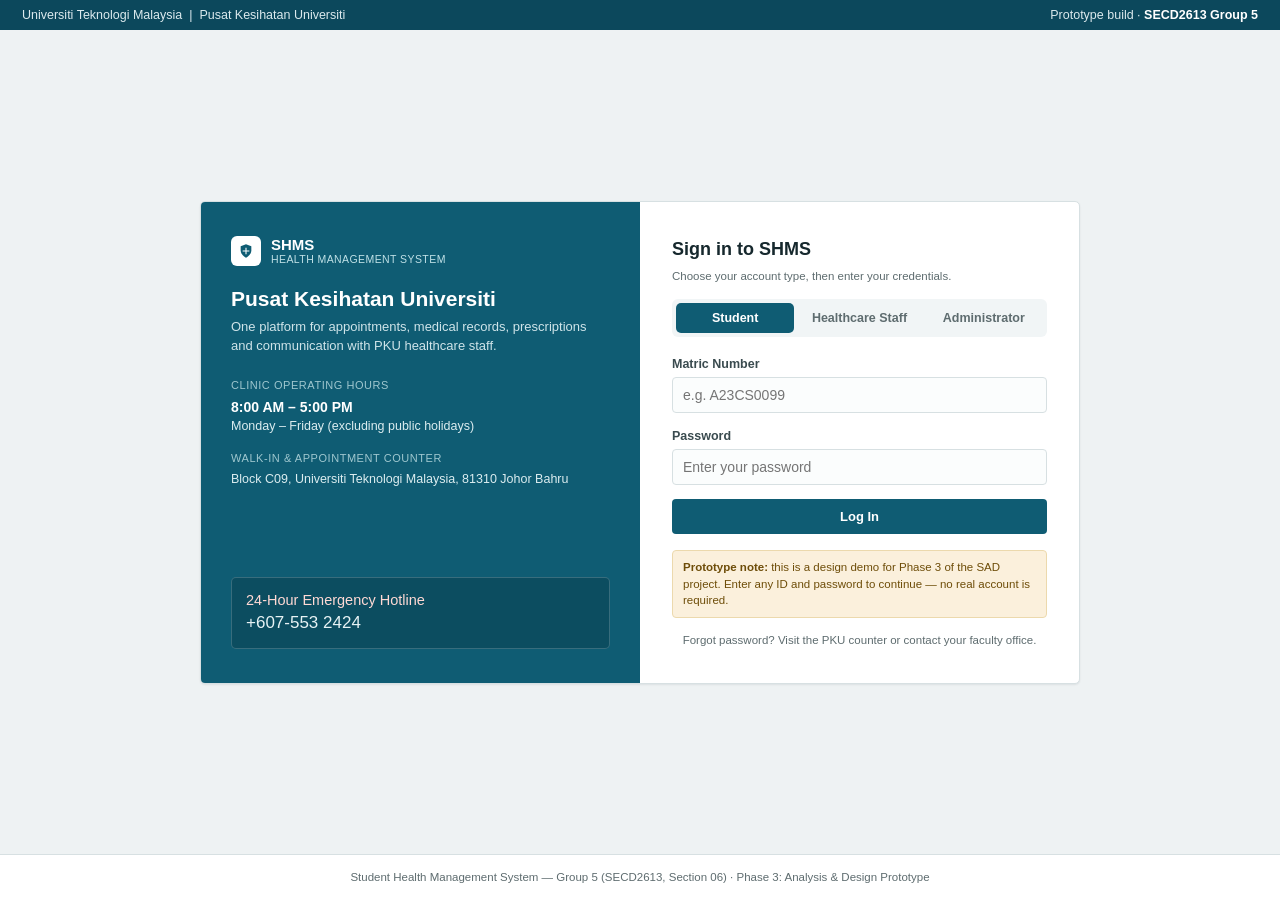
<file: index.html>
<!DOCTYPE html>
<html lang="en">
<head>
<meta charset="UTF-8">
<meta name="viewport" content="width=device-width, initial-scale=1.0">
<title>SHMS — Student Health Management System | PKU UTM</title>
<link rel="stylesheet" href="css/style.css">
</head>
<body class="login-page" data-page="login">

  <div class="login-topbar">
    <span>Universiti Teknologi Malaysia &nbsp;|&nbsp; Pusat Kesihatan Universiti</span>
    <span>Prototype build &middot; <b>SECD2613 Group 5</b></span>
  </div>

  <div class="login-shell">
    <div class="login-grid">

      <div class="login-info">
        <div>
          <div class="brand" style="margin-bottom:18px;">
            <div class="brandmark" style="background:#fff;">
              <svg viewBox="0 0 24 24" fill="none"><path d="M12 2L4 5v6c0 5 3.5 8.5 8 11 4.5-2.5 8-6 8-11V5l-8-3z" fill="#0f5c73"/><path d="M12 7v10M7 12h10" stroke="#fff" stroke-width="1.6"/></svg>
            </div>
            <div class="brand-text">
              <span class="name" style="color:#fff;">SHMS</span>
              <span class="sub" style="color:#bfe0e6;">Health Management System</span>
            </div>
          </div>
          <h1>Pusat Kesihatan Universiti</h1>
          <p class="desc">One platform for appointments, medical records, prescriptions and communication with PKU healthcare staff.</p>

          <div class="info-block">
            <div class="label">Clinic Operating Hours</div>
            <div class="value">8:00 AM – 5:00 PM</div>
            <div class="value small">Monday – Friday (excluding public holidays)</div>
          </div>
          <div class="info-block">
            <div class="label">Walk-in &amp; Appointment Counter</div>
            <div class="value small">Block C09, Universiti Teknologi Malaysia, 81310 Johor Bahru</div>
          </div>
        </div>

        <div class="emergency-box">
          <div class="label">24-Hour Emergency Hotline</div>
          <div class="value">+607-553 2424</div>
        </div>
      </div>

      <div class="login-form-area">
        <h2>Sign in to SHMS</h2>
        <p class="field-hint" style="margin-bottom:0;">Choose your account type, then enter your credentials.</p>

        <div class="role-tabs">
          <button type="button" class="role-tab active" data-role="Student">Student</button>
          <button type="button" class="role-tab" data-role="Staff">Healthcare Staff</button>
          <button type="button" class="role-tab" data-role="Admin">Administrator</button>
        </div>

        <form id="loginForm" novalidate>
          <div class="field">
            <label id="idLabel" for="idInput">Matric Number</label>
            <input id="idInput" type="text" placeholder="e.g. A23CS0099" autocomplete="off">
            <div class="field-error" id="idErr">This field is required.</div>
          </div>
          <div class="field">
            <label for="pwInput">Password</label>
            <input id="pwInput" type="password" placeholder="Enter your password">
            <div class="field-error" id="pwErr">This field is required.</div>
          </div>
          <button type="submit" class="btn full">Log In</button>
        </form>

        <div class="login-demo-note">
          <b>Prototype note:</b> this is a design demo for Phase 3 of the SAD project. Enter any ID and password to continue — no real account is required.
        </div>
        <div class="login-footnote">Forgot password? Visit the PKU counter or contact your faculty office.</div>
      </div>

    </div>
  </div>

  <div class="site-footer">
    Student Health Management System — Group 5 (SECD2613, Section 06) &middot; Phase 3: Analysis &amp; Design Prototype
  </div>

  <script src="js/app.js"></script>
</body>
</html>
</file>
<file: css/style.css>
/* =========================================================
   SHMS Prototype Stylesheet
   Student Health Management System - PKU, UTM
   Group 5, SECD2613
   ========================================================= */

:root{
  --primary:#0f5c73;
  --primary-dark:#0c485c;
  --primary-light:#e3eef1;
  --accent:#3f8f49;
  --accent-light:#e7f3e8;
  --danger:#a8332c;
  --danger-light:#f7e6e4;
  --warning:#9a6b0c;
  --warning-light:#fbf0dc;
  --bg:#eef2f3;
  --card:#ffffff;
  --border:#d7e0e2;
  --text:#222a2c;
  --text-muted:#5e6c6f;
  --sidebar-bg:#0b3a49;
  --sidebar-bg-hover:#114a5c;
  --sidebar-text:#bcd6dc;
  --sidebar-text-active:#ffffff;
  --radius:5px;
  --shadow:0 1px 2px rgba(10,30,35,0.08);
}

*{box-sizing:border-box;}
html,body{margin:0;padding:0;}
body{
  font-family:"Segoe UI",Tahoma,Geneva,Verdana,Arial,sans-serif;
  background:var(--bg);
  color:var(--text);
  font-size:14.5px;
  line-height:1.45;
}
a{color:var(--primary);text-decoration:none;}
a:hover{text-decoration:underline;}
h1,h2,h3,h4{margin:0 0 6px 0;font-weight:600;color:#16282d;}
p{margin:0 0 10px 0;}
button{font-family:inherit;cursor:pointer;}
input,select,textarea{font-family:inherit;font-size:14px;}
:focus-visible{outline:2px solid var(--primary);outline-offset:1px;}

/* ---------- small brand mark (clinic cross) ---------- */
.brandmark{
  width:30px;height:30px;border-radius:6px;
  background:var(--primary);
  display:inline-flex;align-items:center;justify-content:center;
  flex-shrink:0;
}
.brandmark svg{width:16px;height:16px;}
.brand{display:flex;align-items:center;gap:10px;}
.brand-text{display:flex;flex-direction:column;line-height:1.15;}
.brand-text .name{font-weight:700;font-size:15px;color:#16282d;}
.brand-text .sub{font-size:10.5px;letter-spacing:.04em;color:var(--text-muted);text-transform:uppercase;}

/* =========================================================
   LOGIN / LANDING PAGE
   ========================================================= */
.login-page{
  min-height:100vh;
  display:flex;
  flex-direction:column;
}
.login-topbar{
  background:var(--primary-dark);
  color:#dceaee;
  font-size:12.5px;
  padding:6px 22px;
  display:flex;
  justify-content:space-between;
}
.login-topbar span b{color:#fff;}
.login-shell{
  flex:1;
  display:flex;
  align-items:center;
  justify-content:center;
  padding:36px 18px;
}
.login-grid{
  width:100%;
  max-width:880px;
  display:grid;
  grid-template-columns:1fr 1fr;
  background:var(--card);
  border:1px solid var(--border);
  border-radius:var(--radius);
  box-shadow:var(--shadow);
  overflow:hidden;
}
.login-info{
  background:var(--primary);
  color:#e7f2f4;
  padding:34px 30px;
  display:flex;
  flex-direction:column;
  justify-content:space-between;
}
.login-info h1{color:#fff;font-size:21px;margin-bottom:4px;}
.login-info .desc{color:#cfe4e9;font-size:13px;margin-bottom:22px;}
.info-block{margin-bottom:16px;}
.info-block .label{font-size:11px;text-transform:uppercase;letter-spacing:.05em;color:#9fc7cf;margin-bottom:3px;}
.info-block .value{font-size:14px;color:#fff;font-weight:600;}
.info-block .value.small{font-size:12.5px;font-weight:400;color:#dcedf0;}
.emergency-box{
  background:rgba(0,0,0,0.16);
  border:1px solid rgba(255,255,255,0.18);
  border-radius:var(--radius);
  padding:12px 14px;
  margin-top:auto;
}
.emergency-box .label{color:#ffd9d4;}
.emergency-box .value{font-size:17px;}

.login-form-area{
  padding:34px 32px;
}
.login-form-area h2{font-size:18px;}
.role-tabs{
  display:flex;
  gap:6px;
  margin:14px 0 18px 0;
  background:#f1f5f6;
  border-radius:6px;
  padding:4px;
}
.role-tab{
  flex:1;
  text-align:center;
  padding:8px 4px;
  font-size:12.5px;
  font-weight:600;
  color:var(--text-muted);
  border-radius:5px;
  border:none;
  background:transparent;
}
.role-tab.active{
  background:var(--primary);
  color:#fff;
}
.field{margin-bottom:14px;}
.field label{display:block;font-size:12.5px;font-weight:600;color:#3a4b4f;margin-bottom:4px;}
.field input,.field select,.field textarea{
  width:100%;
  padding:9px 10px;
  border:1px solid var(--border);
  border-radius:4px;
  background:#fbfdfd;
}
.field input:focus,.field select:focus,.field textarea:focus{border-color:var(--primary);}
.field-hint{font-size:11.5px;color:var(--text-muted);margin-top:3px;}
.field-error{font-size:11.5px;color:var(--danger);margin-top:3px;display:none;}

.btn{
  display:inline-flex;align-items:center;justify-content:center;gap:6px;
  border:1px solid transparent;
  border-radius:4px;
  padding:9px 16px;
  font-size:13px;
  font-weight:600;
  background:var(--primary);
  color:#fff;
}
.btn:hover{background:var(--primary-dark);}
.btn.full{width:100%;}
.btn.secondary{background:#fff;color:var(--primary);border-color:var(--primary);}
.btn.secondary:hover{background:var(--primary-light);}
.btn.outline{background:transparent;color:var(--text);border-color:var(--border);}
.btn.outline:hover{background:#f1f5f6;}
.btn.danger{background:var(--danger);}
.btn.danger:hover{background:#8a2823;}
.btn.small{padding:5px 10px;font-size:12px;}
.btn:disabled{opacity:.5;cursor:not-allowed;}

.login-footnote{margin-top:14px;font-size:11.5px;color:var(--text-muted);text-align:center;}
.login-demo-note{
  margin-top:16px;
  font-size:11.5px;
  background:var(--warning-light);
  border:1px solid #ecd9ad;
  color:#6e4d09;
  padding:8px 10px;
  border-radius:4px;
}
.site-footer{
  text-align:center;
  font-size:11.5px;
  color:var(--text-muted);
  padding:14px;
  border-top:1px solid var(--border);
  background:#fff;
}

/* =========================================================
   DASHBOARD LAYOUT
   ========================================================= */
.app-shell{display:flex;min-height:100vh;}

.sidebar{
  width:218px;
  background:var(--sidebar-bg);
  color:var(--sidebar-text);
  flex-shrink:0;
  display:flex;
  flex-direction:column;
  position:sticky;
  top:0;
  height:100vh;
}
.sidebar .brand{padding:16px 16px 14px 16px;border-bottom:1px solid rgba(255,255,255,0.08);}
.sidebar .brand .name{color:#fff;}
.sidebar .brand .sub{color:#86aab2;}
.role-pill{
  margin:12px 16px 4px 16px;
  font-size:10.5px;
  text-transform:uppercase;
  letter-spacing:.05em;
  color:#86aab2;
}
.nav-list{list-style:none;margin:6px 0 0 0;padding:0;flex:1;overflow-y:auto;}
.nav-list li{margin:1px 8px;}
.nav-link{
  display:flex;align-items:center;gap:10px;
  padding:9px 10px;
  border-radius:5px;
  font-size:13px;
  color:var(--sidebar-text);
  cursor:pointer;
  border:none;
  background:transparent;
  width:100%;
  text-align:left;
}
.nav-link svg{width:15px;height:15px;flex-shrink:0;opacity:.85;}
.nav-link:hover{background:var(--sidebar-bg-hover);color:#fff;}
.nav-link.active{background:var(--primary);color:#fff;}
.sidebar-foot{padding:12px 16px;border-top:1px solid rgba(255,255,255,0.08);}

.main{flex:1;min-width:0;display:flex;flex-direction:column;}
.topbar{
  background:#fff;
  border-bottom:1px solid var(--border);
  padding:12px 24px;
  display:flex;
  align-items:center;
  justify-content:space-between;
}
.topbar h1{font-size:17px;margin:0;}
.topbar .crumb{font-size:11.5px;color:var(--text-muted);margin-top:1px;}
.topbar-right{display:flex;align-items:center;gap:14px;}
.user-chip{display:flex;align-items:center;gap:8px;font-size:12.5px;}
.user-avatar{
  width:30px;height:30px;border-radius:50%;
  background:var(--primary-light);
  color:var(--primary-dark);
  display:flex;align-items:center;justify-content:center;
  font-weight:700;font-size:12px;
}
.user-meta .uname{font-weight:600;color:#16282d;}
.user-meta .urole{color:var(--text-muted);font-size:11px;}

.content{padding:22px 24px 40px;flex:1;}
.page-section{display:none;}
.page-section.active{display:block;}

/* ---------- cards / grid ---------- */
.cards-row{display:grid;grid-template-columns:repeat(4,1fr);gap:14px;margin-bottom:20px;}
@media (max-width:1100px){.cards-row{grid-template-columns:repeat(2,1fr);}}
.stat-card{
  background:var(--card);
  border:1px solid var(--border);
  border-left:3px solid var(--primary);
  border-radius:var(--radius);
  padding:14px 16px;
  box-shadow:var(--shadow);
}
.stat-card.accent{border-left-color:var(--accent);}
.stat-card.warning{border-left-color:var(--warning);}
.stat-card.danger{border-left-color:var(--danger);}
.stat-card .stat-label{font-size:11.5px;color:var(--text-muted);text-transform:uppercase;letter-spacing:.03em;}
.stat-card .stat-value{font-size:24px;font-weight:700;color:#16282d;margin-top:4px;}
.stat-card .stat-foot{font-size:11.5px;color:var(--text-muted);margin-top:3px;}

.panel{
  background:var(--card);
  border:1px solid var(--border);
  border-radius:var(--radius);
  box-shadow:var(--shadow);
  margin-bottom:18px;
}
.panel-head{
  padding:13px 16px;
  border-bottom:1px solid var(--border);
  display:flex;
  align-items:center;
  justify-content:space-between;
}
.panel-head h3{font-size:14.5px;}
.panel-head .desc{font-size:11.5px;color:var(--text-muted);margin-top:2px;}
.panel-body{padding:16px;}
.two-col{display:grid;grid-template-columns:1.1fr 0.9fr;gap:18px;}
@media (max-width:980px){.two-col{grid-template-columns:1fr;}}

/* ---------- tables ---------- */
table{width:100%;border-collapse:collapse;font-size:13px;}
thead th{
  text-align:left;
  font-size:11px;
  text-transform:uppercase;
  letter-spacing:.03em;
  color:var(--text-muted);
  padding:8px 10px;
  border-bottom:1px solid var(--border);
  background:#f7f9f9;
}
tbody td{padding:9px 10px;border-bottom:1px solid #eef1f2;vertical-align:middle;}
tbody tr:last-child td{border-bottom:none;}
tbody tr:hover{background:#f8fafa;}
.table-empty{padding:22px;text-align:center;color:var(--text-muted);font-size:13px;}

/* ---------- badges/status ---------- */
.badge{display:inline-block;padding:3px 9px;border-radius:20px;font-size:11px;font-weight:600;}
.badge.confirmed{background:var(--accent-light);color:#2c6b33;}
.badge.pending{background:var(--warning-light);color:#7a5509;}
.badge.cancelled{background:var(--danger-light);color:#8a2823;}
.badge.progress{background:#e3eef1;color:#0f5c73;}
.badge.completed{background:#e7f3e8;color:#2c6b33;}
.badge.dispensed{background:#e7f3e8;color:#2c6b33;}

/* ---------- forms ---------- */
.form-grid{display:grid;grid-template-columns:1fr 1fr;gap:14px 16px;}
@media (max-width:700px){.form-grid{grid-template-columns:1fr;}}
.form-grid .full{grid-column:1/-1;}

/* time slots */
.slot-grid{display:grid;grid-template-columns:repeat(4,1fr);gap:8px;margin-top:6px;}
@media (max-width:700px){.slot-grid{grid-template-columns:repeat(3,1fr);}}
.slot{
  border:1px solid var(--border);
  background:#fbfdfd;
  border-radius:4px;
  padding:8px 4px;
  text-align:center;
  font-size:12.5px;
  cursor:pointer;
}
.slot:hover{border-color:var(--primary);}
.slot.taken{background:#f3f4f4;color:#aab2b4;cursor:not-allowed;text-decoration:line-through;}
.slot.selected{background:var(--primary);color:#fff;border-color:var(--primary);}

/* toast */
#toastWrap{position:fixed;top:18px;right:18px;z-index:999;display:flex;flex-direction:column;gap:8px;}
.toast{
  background:#16282d;color:#fff;padding:11px 16px;border-radius:5px;font-size:13px;
  box-shadow:0 4px 14px rgba(0,0,0,0.18);
  min-width:240px;
  border-left:4px solid var(--accent);
  animation:toastIn .18s ease-out;
}
.toast.error{border-left-color:var(--danger);}
@keyframes toastIn{from{opacity:0;transform:translateY(-6px);}to{opacity:1;transform:translateY(0);}}

/* modal */
.modal-overlay{
  position:fixed;inset:0;background:rgba(10,25,30,0.45);
  display:none;align-items:center;justify-content:center;z-index:900;padding:20px;
}
.modal-overlay.open{display:flex;}
.modal-box{background:#fff;border-radius:var(--radius);width:100%;max-width:440px;box-shadow:0 10px 30px rgba(0,0,0,0.25);}
.modal-head{padding:14px 16px;border-bottom:1px solid var(--border);display:flex;justify-content:space-between;align-items:center;}
.modal-head h3{font-size:14.5px;}
.modal-close{background:none;border:none;font-size:18px;color:var(--text-muted);line-height:1;}
.modal-body{padding:16px;}
.modal-foot{padding:12px 16px;border-top:1px solid var(--border);display:flex;justify-content:flex-end;gap:8px;}

/* messages / chat */
.chat-layout{display:grid;grid-template-columns:220px 1fr;min-height:420px;}
@media (max-width:800px){.chat-layout{grid-template-columns:1fr;}}
.contact-list{border-right:1px solid var(--border);}
.contact{padding:11px 14px;border-bottom:1px solid #f0f2f3;cursor:pointer;font-size:13px;}
.contact:hover{background:#f7f9f9;}
.contact.active{background:var(--primary-light);}
.contact .c-name{font-weight:600;color:#16282d;}
.contact .c-last{font-size:11.5px;color:var(--text-muted);margin-top:2px;white-space:nowrap;overflow:hidden;text-overflow:ellipsis;}
.chat-area{display:flex;flex-direction:column;}
.chat-head{padding:12px 16px;border-bottom:1px solid var(--border);font-weight:600;font-size:13.5px;}
.chat-messages{flex:1;padding:16px;overflow-y:auto;display:flex;flex-direction:column;gap:10px;max-height:340px;}
.msg{max-width:70%;padding:9px 12px;border-radius:10px;font-size:13px;line-height:1.4;}
.msg.in{background:#f1f4f4;color:#222;align-self:flex-start;border-bottom-left-radius:3px;}
.msg.out{background:var(--primary);color:#fff;align-self:flex-end;border-bottom-right-radius:3px;}
.msg .ts{display:block;font-size:10px;opacity:.65;margin-top:3px;}
.chat-input{display:flex;border-top:1px solid var(--border);padding:10px;gap:8px;}
.chat-input textarea{flex:1;resize:none;height:38px;padding:8px 10px;border:1px solid var(--border);border-radius:4px;}

/* emergency */
.emg-grid{display:grid;grid-template-columns:repeat(3,1fr);gap:14px;}
@media (max-width:900px){.emg-grid{grid-template-columns:1fr;}}
.emg-card{border:1px solid var(--border);border-radius:var(--radius);padding:14px;background:#fff;}
.emg-card .emg-title{font-size:12px;text-transform:uppercase;color:var(--text-muted);letter-spacing:.03em;}
.emg-card .emg-num{font-size:21px;font-weight:700;color:var(--danger);margin:5px 0 8px;}
.first-aid-list{margin:0;padding-left:18px;font-size:13px;}
.first-aid-list li{margin-bottom:6px;}

/* bar chart (css only) */
.bars{display:flex;align-items:flex-end;gap:14px;height:160px;padding:10px 4px 0;}
.bar-col{flex:1;display:flex;flex-direction:column;align-items:center;justify-content:flex-end;height:100%;}
.bar{width:100%;max-width:36px;background:var(--primary);border-radius:3px 3px 0 0;}
.bar-col .bar-val{font-size:11px;color:var(--text-muted);margin-bottom:3px;}
.bar-col .bar-lbl{font-size:11px;color:var(--text-muted);margin-top:6px;text-align:center;}

/* toggle switch */
.switch-row{display:flex;align-items:center;justify-content:space-between;padding:10px 0;border-bottom:1px solid #f0f2f3;}
.switch-row:last-child{border-bottom:none;}
.switch-row .s-title{font-size:13px;font-weight:600;}
.switch-row .s-desc{font-size:11.5px;color:var(--text-muted);margin-top:2px;}
.switch{position:relative;width:38px;height:21px;flex-shrink:0;}
.switch input{opacity:0;width:0;height:0;}
.switch .slider{position:absolute;inset:0;background:#cdd6d8;border-radius:20px;transition:.15s;cursor:pointer;}
.switch .slider:before{content:"";position:absolute;width:15px;height:15px;left:3px;top:3px;background:#fff;border-radius:50%;transition:.15s;}
.switch input:checked + .slider{background:var(--accent);}
.switch input:checked + .slider:before{transform:translateX(17px);}

.helper-text{font-size:12px;color:var(--text-muted);}
.section-toolbar{display:flex;justify-content:space-between;align-items:flex-end;flex-wrap:wrap;gap:10px;margin-bottom:14px;}
.search-box{display:flex;gap:8px;}
.search-box input{padding:8px 10px;border:1px solid var(--border);border-radius:4px;min-width:220px;}
hr.div{border:none;border-top:1px solid var(--border);margin:16px 0;}
.tag-row{display:flex;gap:6px;flex-wrap:wrap;}
.filter-tag{font-size:11.5px;padding:5px 10px;border:1px solid var(--border);border-radius:20px;background:#fff;cursor:pointer;}
.filter-tag.active{background:var(--primary);color:#fff;border-color:var(--primary);}
</file>
